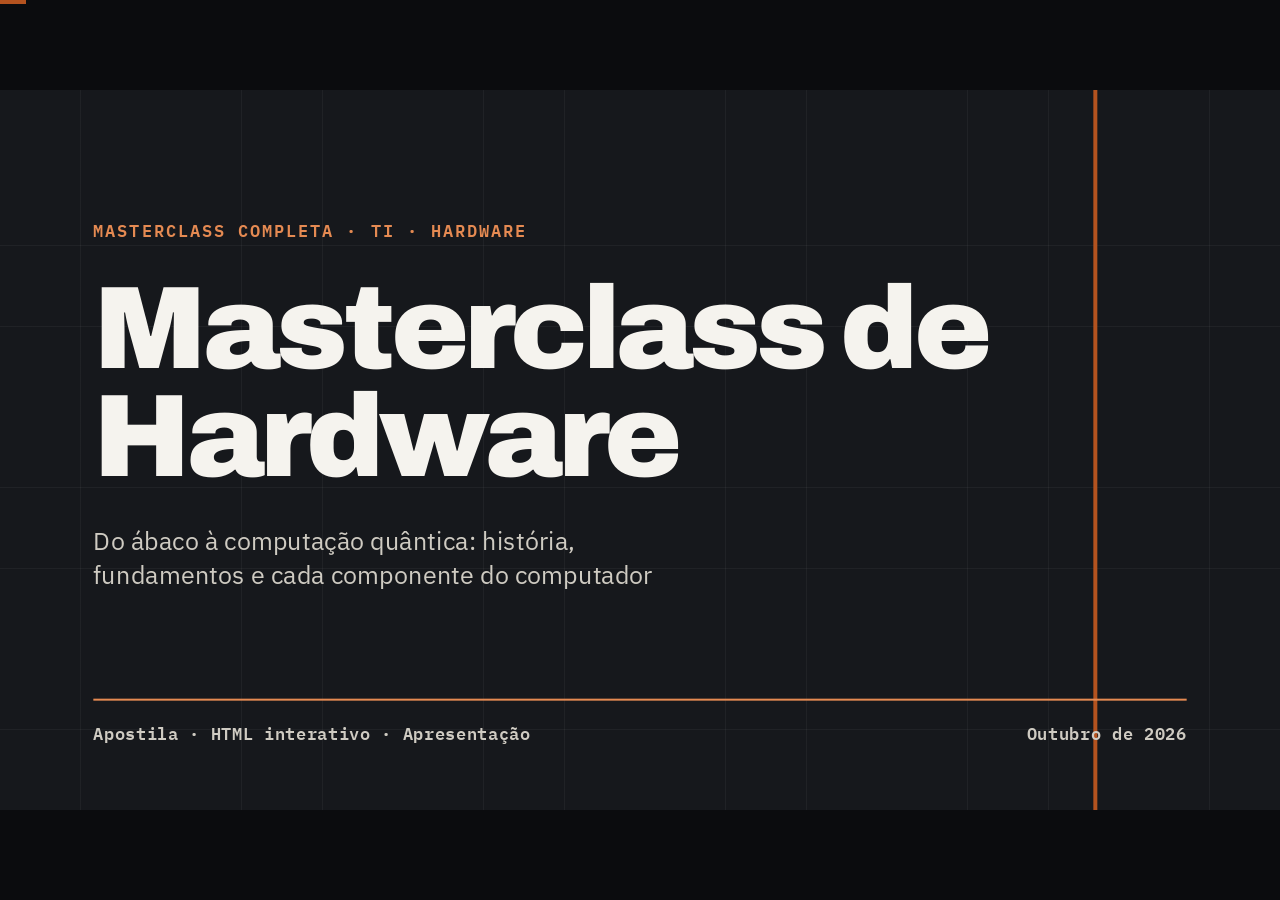
<file: docs/apresentacao.html>
<!doctype html>
<html lang="pt-BR"><head><meta charset="utf-8"><meta name="viewport" content="width=device-width, initial-scale=1">
<title>Masterclass de Hardware — Apresentação</title>
<link rel="preconnect" href="https://fonts.googleapis.com"><link rel="preconnect" href="https://fonts.gstatic.com" crossorigin>
<link href="https://fonts.googleapis.com/css2?family=Archivo:wght@700;800;900&family=IBM+Plex+Sans:wght@400;600;700&family=IBM+Plex+Mono:wght@600;700&display=swap" rel="stylesheet">
<style>
/* ===========================================
   FIXED 16:9 STAGE: MANDATORY BASE STYLES
   Include this ENTIRE file in every presentation.
   Slides are authored at 1920×1080 and scaled as a whole.
   =========================================== */

/* 1. Lock the browser viewport */
html,
body {
    width: 100%;
    height: 100%;
    margin: 0;
    overflow: hidden;
    background: var(--stage-bg, #000);
}

/* 2. Full-window deck viewport */
.deck-viewport {
    position: fixed;
    inset: 0;
    overflow: hidden;
    background: var(--stage-bg, #000);
}

/* 3. Fixed 16:9 design canvas.
   JavaScript sets transform: translate(...) scale(...). */
.deck-stage {
    position: absolute;
    left: 0;
    top: 0;
    width: 1920px;
    height: 1080px;
    overflow: hidden;
    transform-origin: 0 0;
    background: var(--slide-bg, #fff);
}

/* 4. Slides stack inside the fixed stage.
   Content must be laid out at 1920×1080, not reflowed per device. */
.slide {
    position: absolute;
    inset: 0;
    width: 1920px;
    height: 1080px;
    overflow: hidden;
    display: block;
    visibility: hidden;
    opacity: 0;
    pointer-events: none;
    background: var(--slide-bg, #fff);
}

.slide.active,
.slide.visible {
    visibility: visible;
    opacity: 1;
    pointer-events: auto;
    z-index: 1;
}

/* 5. Keep media inside authored slide bounds */
img,
video,
canvas,
svg {
    max-width: 100%;
    max-height: 100%;
}

/* 6. Presentation chrome stays outside the slide design system */
.deck-controls {
    position: fixed;
    left: 50%;
    bottom: 22px;
    transform: translateX(-50%);
    z-index: 1000;
}

/* 7. Print one fixed-size slide per page */
@media print {
    html,
    body {
        width: 1920px;
        height: auto;
        overflow: visible;
        background: #fff;
    }

    .deck-viewport {
        position: static;
        overflow: visible;
        background: #fff;
    }

    .deck-stage {
        position: static;
        width: auto;
        height: auto;
        transform: none !important;
        background: none;
    }

    .slide {
        position: relative;
        display: block !important;
        visibility: visible !important;
        opacity: 1 !important;
        pointer-events: auto !important;
        width: 1920px;
        height: 1080px;
        break-after: page;
        page-break-after: always;
    }

    .slide:last-child {
        break-after: auto;
        page-break-after: auto;
    }

    .deck-controls {
        display: none !important;
    }
}

/* 8. Reduced motion */
@media (prefers-reduced-motion: reduce) {
    *,
    *::before,
    *::after {
        animation-duration: 0.01ms !important;
        transition-duration: 0.2s !important;
    }
}

@page{size:1920px 1080px;margin:0}

/* === TOKENS === */
:root{--stage-bg:#0B0C0E;--slide-bg:#F5F3EE;--tinta:#16181C;--tinta-2:#4A4F57;--cobre:#B4531F;--cobre-c:#E58A52;--pcb:#0F5A43;--linha:#D9D3C7;--papel-2:#ECE8DF}
/* === BASE === */
.slide{font-family:'IBM Plex Sans',sans-serif;color:var(--tinta)}
.escuro{background:#16181C;color:#F5F3EE}
.grade{position:absolute;inset:0;background:repeating-linear-gradient(0deg,transparent 0 120px,rgba(255,255,255,.045) 120px 121px),repeating-linear-gradient(90deg,transparent 0 120px,rgba(255,255,255,.045) 120px 121px)}
.grade::after{content:"";position:absolute;top:0;bottom:0;left:1640px;width:6px;background:var(--cobre)}
/* === CAPA / FIM === */
.capa-c{position:absolute;left:140px;top:190px;width:1440px}
.kick{font:600 26px 'IBM Plex Mono',monospace;letter-spacing:.08em;text-transform:uppercase;color:var(--cobre-c);margin:0 0 48px}
.capa h1{font:900 176px/.92 'Archivo',sans-serif;letter-spacing:-.04em;margin:0 0 48px}
.capa .sub{font-size:38px;line-height:1.35;color:#CFCBC2;margin:0;max-width:880px}
.capa-r{position:absolute;left:140px;right:140px;bottom:96px;border-top:3px solid var(--cobre-c);padding-top:28px;display:flex;justify-content:space-between;font:600 26px 'IBM Plex Mono',monospace;color:#CFCBC2}
.fim h1{font-size:200px}
.fim .nota{font-size:28px;color:#9A9EA6;margin-top:60px;max-width:900px;line-height:1.4}
/* === SEÇÃO === */
.secao .sec-n{position:absolute;left:140px;top:120px;font:900 360px/1 'Archivo',sans-serif;color:var(--cobre);margin:0;letter-spacing:-.04em}
.sec-c{position:absolute;left:140px;bottom:150px;width:1440px}
.secao h2{font:900 140px/.95 'Archivo',sans-serif;letter-spacing:-.035em;margin:0 0 28px}
.secao p{font-size:38px;color:#CFCBC2;margin:0}
/* === CHROME === */
.sl-top{position:absolute;left:120px;right:120px;top:64px;display:flex;justify-content:space-between;font:600 22px 'IBM Plex Mono',monospace;text-transform:uppercase;letter-spacing:.07em;color:var(--cobre)}
.sl-deck{color:#8A8F97}
.sl-num{position:absolute;right:120px;bottom:56px;font:600 22px 'IBM Plex Mono',monospace;color:var(--tinta)}
.sl-num i{font-style:normal;color:#8A8F97}
.sl-num.claro{color:#F5F3EE}
.sl-c{position:absolute;left:120px;right:120px;top:130px;bottom:120px;display:flex;flex-direction:column}
.titulo{font:900 84px/1 'Archivo',sans-serif;letter-spacing:-.03em;margin:0 0 56px;padding-bottom:28px;border-bottom:5px solid var(--tinta);max-width:1500px}
.rodape{margin:auto 0 0;padding-top:28px;font-size:31px;line-height:1.4;color:var(--tinta-2);max-width:1560px}
/* === CARDS === */
.cards{display:grid;gap:28px;flex:1;grid-auto-rows:1fr;align-content:stretch}
.cards.c3{grid-template-columns:repeat(3,1fr)}
.cards.c5{grid-template-columns:repeat(5,1fr)}
.card{background:#fff;border:2px solid var(--linha);border-radius:18px;padding:36px 38px;display:flex;flex-direction:column;gap:14px}
.c-k{font:700 26px 'IBM Plex Mono',monospace;color:var(--cobre)}
.card b{font:800 46px/1.1 'Archivo',sans-serif;letter-spacing:-.01em}
.card p{margin:0;font-size:31px;line-height:1.38;color:var(--tinta-2)}
.cards.n3 .card{padding:48px}.cards.n3 .card b{font-size:60px}.cards.n3 .card p{font-size:36px}
.cards.n10 .card b{font-size:38px}.cards.n10 .c-k{font-size:44px;font-family:'Archivo',sans-serif;font-weight:900}
.cards.n9{gap:20px}.cards.n9 .card b{font-size:36px}.cards.n9 .card{padding:18px 30px;gap:6px}.cards.n9 .card p{font-size:26px}.cards.n9 .c-k{font-size:22px}
/* === DUAS COLUNAS === */
.duas{display:grid;grid-template-columns:1fr 1fr;gap:40px;flex:1}
.duas.com-img{grid-template-columns:1fr 1fr 520px}
.col{border-radius:20px;padding:44px 48px;background:#fff;border:2px solid var(--linha)}
.col.cb{background:#16181C;color:#F5F3EE;border-color:#16181C}
.col h3{font:900 60px/1 'Archivo',sans-serif;margin:0 0 18px;letter-spacing:-.02em}
.col.ca h3{color:var(--pcb)}.col.cb h3{color:var(--cobre-c)}
.col .lead{font-size:36px;line-height:1.35;font-weight:600;margin:0 0 26px}
.col ul{list-style:none;margin:0;padding:0}
.col li{font-size:33px;line-height:1.38;padding:22px 0 22px 38px;border-top:2px solid var(--linha);position:relative}
.col.cb li{border-color:#33373D;color:#D7D3CB}
.col li::before{content:"";position:absolute;left:0;top:38px;width:14px;height:14px;border-radius:3px;background:var(--cobre)}
.duas-img{margin:0;border-radius:20px;overflow:hidden;border:2px solid var(--linha)}
.duas-img img{width:100%;height:100%;object-fit:cover;max-height:none}
/* === TABELA === */
.tab{width:100%;border-collapse:collapse;font-size:32px;line-height:1.3}
.tab th{background:#16181C;color:#F5F3EE;text-align:left;padding:24px 28px;font:700 23px 'IBM Plex Sans',sans-serif;text-transform:uppercase;letter-spacing:.05em}
.tab td{padding:24px 28px;border-bottom:2px solid var(--linha);background:#fff}
.tab tbody tr:nth-child(even) td{background:#FAF8F4}
.tab td:first-child{font-weight:700}
/* === NÚMEROS === */
.nums{display:grid;gap:24px;flex:1;align-content:center}
.nums.n3{grid-template-columns:repeat(3,1fr)}.nums.n4{grid-template-columns:repeat(4,1fr)}.nums.n5{grid-template-columns:repeat(5,1fr)}
.nums.com-img{grid-template-columns:1fr 1fr;width:880px;align-content:start}
.num{border-top:6px solid var(--cobre);padding-top:26px}
.num b{display:block;font:900 92px/1 'Archivo',sans-serif;letter-spacing:-.035em}
.nums.n5 .num b{font-size:76px}.nums.com-img .num b{font-size:70px}
.nums.n3 .num b{font-size:94px}
.num span{display:block;font-size:34px;color:var(--tinta-2);margin-top:14px}
.num-img{position:absolute;right:0;top:170px;width:700px;margin:0}
.num-img img{width:700px;height:430px;object-fit:cover;border-radius:18px;max-height:none;display:block}
.num-img figcaption{font-size:18px;color:#8A8F97;margin-top:10px}
.t-numeros .rodape{max-width:900px}
/* === LINHA DO TEMPO === */
.linha{list-style:none;margin:0;padding:0;display:grid;grid-template-columns:repeat(4,1fr);grid-template-rows:1fr 1fr;gap:56px 36px;position:relative;flex:1}
.linha li{border-left:5px solid var(--cobre);padding:0 0 0 24px}
.l-a{font:700 30px 'IBM Plex Mono',monospace;color:var(--cobre)}
.linha b{display:block;font:800 48px/1.1 'Archivo',sans-serif;margin:14px 0 10px}
.linha p{margin:0;font-size:31px;line-height:1.35;color:var(--tinta-2)}
/* === FLUXO === */
.fluxo{display:grid;grid-template-columns:repeat(3,1fr);gap:0;flex:1;align-content:center}
.passo{padding:52px 56px;border:2px solid var(--tinta);background:#fff;position:relative;min-height:380px}
.passo+.passo{border-left:0}
.passo:nth-child(2){background:#16181C;color:#F5F3EE}
.passo:nth-child(2) p{color:#CFCBC2}
.p-n{font:700 30px 'IBM Plex Mono',monospace;color:var(--cobre)}
.passo b{display:block;font:900 66px/1.05 'Archivo',sans-serif;margin:30px 0 18px;letter-spacing:-.02em}
.passo p{margin:0;font-size:36px;line-height:1.38;color:var(--tinta-2)}
/* === ANIMAÇÃO === */
.slide .anim{opacity:0;transform:translateY(24px);transition:opacity .55s cubic-bezier(.2,.7,.2,1),transform .55s cubic-bezier(.2,.7,.2,1)}
.slide.visible .anim{opacity:1;transform:none}
.slide.visible .d1{transition-delay:.08s}.slide.visible .d2{transition-delay:.16s}.slide.visible .d3{transition-delay:.24s}.slide.visible .d4{transition-delay:.32s}.slide.visible .d5{transition-delay:.4s}
@media print{.slide .anim{opacity:1!important;transform:none!important}}
/* === CONTROLES (fora do palco) === */
.deck-controls{display:flex;gap:10px;align-items:center;font:600 14px 'IBM Plex Mono',monospace;color:#CFCBC2;background:rgba(22,24,28,.82);padding:8px 10px;border-radius:12px;opacity:.0;transition:opacity .25s}
body:hover .deck-controls,.deck-controls:focus-within{opacity:1}
.deck-controls button{background:#2A2D33;color:#F5F3EE;border:0;border-radius:8px;width:38px;height:34px;font:inherit;font-size:18px;cursor:pointer}
.barra-prog{position:fixed;left:0;top:0;height:4px;background:#B4531F;z-index:1001;transition:width .3s}
[contenteditable="true"]{outline:2px dashed #E58A52;outline-offset:4px}

</style></head><body>
<div class="barra-prog" id="prog"></div>
<div class="deck-viewport"><main class="deck-stage" id="deckStage">
<section class="slide escuro capa"><div class="grade"></div><div class="capa-c"><p data-ed="t1" class="kick">Masterclass completa · TI · Hardware</p><h1 data-ed="t2" class="anim">Masterclass de Hardware</h1><p data-ed="t3" class="sub anim d1">Do ábaco à computação quântica: história, fundamentos e cada componente do computador</p></div><div class="capa-r anim d2"><span>Apostila · HTML interativo · Apresentação</span><span>Outubro de 2026</span></div></section><section class="slide claro-bg t-cards"><div class="sl-top"><span>Roteiro</span><span class="sl-deck">Masterclass de Hardware</span></div><div class="sl-num">02<i>/49</i></div><div class="sl-c"><h2 data-ed="t4" class="titulo anim">Nove partes, do porquê ao como</h2><div class="cards c3 n9"><div class="card anim d0"><span class="c-k">I</span><b data-ed="t5">Fundamentos</b><p data-ed="t6">Computar, hardware e software</p></div><div class="card anim d1"><span class="c-k">II</span><b data-ed="t7">História</b><p data-ed="t8">Do ábaco ao ENIAC, Von Neumann</p></div><div class="card anim d2"><span class="c-k">III</span><b data-ed="t9">Internet</b><p data-ed="t10">ARPANET, Web e o Brasil</p></div><div class="card anim d3"><span class="c-k">IV</span><b data-ed="t11">Linguagem</b><p data-ed="t12">Bits, bytes, hertz, ASCII</p></div><div class="card anim d4"><span class="c-k">V</span><b data-ed="t13">Bancada segura</b><p data-ed="t14">Elétrica, estática, oxidação</p></div><div class="card anim d5"><span class="c-k">VI–VII</span><b data-ed="t15">Componentes</b><p data-ed="t16">Cada peça, ficha completa</p></div><div class="card anim d5"><span class="c-k">VIII</span><b data-ed="t17">Prática</b><p data-ed="t18">Compatibilidade, montagem, manutenção</p></div><div class="card anim d5"><span class="c-k">IX</span><b data-ed="t19">Fronteira</b><p data-ed="t20">Quântica e IA</p></div><div class="card anim d5"><span class="c-k">+</span><b data-ed="t21">Fechamento</b><p data-ed="t22">Resumo e versão para crianças</p></div></div></div></section><section class="slide escuro secao"><div class="grade"></div><p data-ed="t23" class="sec-n anim">I</p><div class="sec-c"><h2 data-ed="t24" class="anim d1">Fundamentos</h2><p data-ed="t25" class="anim d2">O vocabulário que organiza todo o resto</p></div><div class="sl-num claro">03<i>/49</i></div></section><section class="slide claro-bg t-fluxo"><div class="sl-top"><span>Fundamentos</span><span class="sl-deck">Masterclass de Hardware</span></div><div class="sl-num">04<i>/49</i></div><div class="sl-c"><h2 data-ed="t26" class="titulo anim">Todo computador faz a mesma coisa</h2><div class="fluxo"><div class="passo anim d0"><span class="p-n">01</span><b data-ed="t27">Entrada</b><p data-ed="t28">Teclado, mouse, câmera, rede</p></div><div class="passo anim d1"><span class="p-n">02</span><b data-ed="t29">Processamento</b><p data-ed="t30">CPU e GPU transformam os dados</p></div><div class="passo anim d2"><span class="p-n">03</span><b data-ed="t31">Saída</b><p data-ed="t32">Monitor, som, impressora, rede</p></div></div><p data-ed="t33" class="rodape anim d3">O armazenamento (RAM, SSD, HD) guarda dados e resultados em cada etapa. É o ciclo IPO.</p></div></section><section class="slide claro-bg t-duas"><div class="sl-top"><span>Fundamentos</span><span class="sl-deck">Masterclass de Hardware</span></div><div class="sl-num">05<i>/49</i></div><div class="sl-c"><h2 data-ed="t34" class="titulo anim">Hardware × software</h2><div class="duas"><div class="col ca anim"><h3 data-ed="t35">Hardware</h3><p data-ed="t36" class="lead">A parte física, o que se toca</p><ul><li data-ed="t37">Processador, memória, placa-mãe</li><li data-ed="t38">Teclado, cabos, fonte</li></ul></div><div class="col cb anim"><h3 data-ed="t39">Software</h3><p data-ed="t40" class="lead">As instruções que dizem o que fazer</p><ul><li data-ed="t41">Sistema operacional, drivers, apps</li><li data-ed="t42">Firmware: software gravado no hardware (BIOS/UEFI)</li></ul></div></div></div></section><section class="slide escuro secao"><div class="grade"></div><p data-ed="t43" class="sec-n anim">II</p><div class="sec-c"><h2 data-ed="t44" class="anim d1">História</h2><p data-ed="t45" class="anim d2">Contar mais rápido, com menos erro e menos esforço</p></div><div class="sl-num claro">06<i>/49</i></div></section><section class="slide claro-bg t-linha"><div class="sl-top"><span>História da computação</span><span class="sl-deck">Masterclass de Hardware</span></div><div class="sl-num">07<i>/49</i></div><div class="sl-c"><h2 data-ed="t46" class="titulo anim">Do ábaco à IA em oito saltos</h2><ol class="linha"><li data-ed="t47" class="anim d0"><span class="l-a">c. 2700 a.C.</span><b data-ed="t48">Ábaco</b><p data-ed="t49">Valor posicional</p></li><li data-ed="t50" class="anim d0"><span class="l-a">1642</span><b data-ed="t51">Pascalina</b><p data-ed="t52">Engrenagens que somam</p></li><li data-ed="t53" class="anim d1"><span class="l-a">1804</span><b data-ed="t54">Jacquard</b><p data-ed="t55">Cartões perfurados = programa</p></li><li data-ed="t56" class="anim d1"><span class="l-a">1843</span><b data-ed="t57">Ada Lovelace</b><p data-ed="t58">Primeiro programa publicado</p></li><li data-ed="t59" class="anim d2"><span class="l-a">1946</span><b data-ed="t60">ENIAC</b><p data-ed="t61">Eletrônico e de propósito geral</p></li><li data-ed="t62" class="anim d2"><span class="l-a">1947</span><b data-ed="t63">Transistor</b><p data-ed="t64">O liga/desliga minúsculo</p></li><li data-ed="t65" class="anim d3"><span class="l-a">1971</span><b data-ed="t66">Intel 4004</b><p data-ed="t67">CPU num chip</p></li><li data-ed="t68" class="anim d3"><span class="l-a">2022</span><b data-ed="t69">IA generativa</b><p data-ed="t70">GPUs e Transformers</p></li></ol></div></section><section class="slide claro-bg t-cards"><div class="sl-top"><span>Pioneiros</span><span class="sl-deck">Masterclass de Hardware</span></div><div class="sl-num">08<i>/49</i></div><div class="sl-c"><h2 data-ed="t71" class="titulo anim">Nomes que você precisa conhecer</h2><div class="cards c3 n6"><div class="card anim d0"><span class="c-k">1837</span><b data-ed="t72">Charles Babbage</b><p data-ed="t73">Máquina Analítica: CPU, memória, E/S</p></div><div class="card anim d1"><span class="c-k">1843</span><b data-ed="t74">Ada Lovelace</b><p data-ed="t75">Primeira programadora</p></div><div class="card anim d2"><span class="c-k">1854</span><b data-ed="t76">George Boole</b><p data-ed="t77">Lógica de verdadeiro e falso</p></div><div class="card anim d3"><span class="c-k">1936</span><b data-ed="t78">Alan Turing</b><p data-ed="t79">A máquina universal</p></div><div class="card anim d4"><span class="c-k">1937</span><b data-ed="t80">Claude Shannon</b><p data-ed="t81">Boole em circuitos elétricos</p></div><div class="card anim d5"><span class="c-k">1945</span><b data-ed="t82">John von Neumann</b><p data-ed="t83">Programa armazenado</p></div></div></div></section><section class="slide claro-bg t-numeros"><div class="sl-top"><span>ENIAC · 1946</span><span class="sl-deck">Masterclass de Hardware</span></div><div class="sl-num">09<i>/49</i></div><div class="sl-c"><h2 data-ed="t84" class="titulo anim">O gigante de 27 toneladas</h2><div class="nums n5 com-img"><div class="num anim d0"><b data-ed="t85">17.468</b><span>válvulas</span></div><div class="num anim d1"><b data-ed="t86">≈ 27 t</b><span>de peso</span></div><div class="num anim d2"><b data-ed="t87">≈ 167 m²</b><span>de área</span></div><div class="num anim d3"><b data-ed="t88">≈ 150 kW</b><span>de consumo</span></div><div class="num anim d4"><b data-ed="t89">5.000</b><span>somas por segundo</span></div></div><figure class="num-img anim d2"><img src="assets/glen-beck-and-betty-snyder-program-the-eniac-in-building-328.jpg" alt=""><figcaption>Glen Beck e Betty Snyder programando o ENIAC · Domínio público, Wikimedia Commons</figcaption></figure><p data-ed="t90" class="rodape anim d3">Programado religando cabos, por seis programadoras pioneiras.</p></div></section><section class="slide claro-bg t-tabela"><div class="sl-top"><span>O debate</span><span class="sl-deck">Masterclass de Hardware</span></div><div class="sl-num">10<i>/49</i></div><div class="sl-c"><h2 data-ed="t91" class="titulo anim">Qual foi o primeiro computador?</h2><table class="tab anim"><thead><tr><th data-ed="t92">Máquina</th><th data-ed="t93">Ano</th><th data-ed="t94">O que foi primeiro</th></tr></thead><tbody><tr><td data-ed="t95">Z3 (Zuse)</td><td data-ed="t96">1941</td><td data-ed="t97">Programável e automático funcional (relés)</td></tr><tr><td data-ed="t98">ABC (Atanasoff-Berry)</td><td data-ed="t99">1942</td><td data-ed="t100">Eletrônico digital (não programável)</td></tr><tr><td data-ed="t101">ENIAC</td><td data-ed="t102">1945/46</td><td data-ed="t103">Eletrônico, digital, programável e de propósito geral</td></tr><tr><td data-ed="t104">Manchester Baby</td><td data-ed="t105">1948</td><td data-ed="t106">Programa armazenado na memória</td></tr><tr><td data-ed="t107">UNIVAC I</td><td data-ed="t108">1951</td><td data-ed="t109">Comercial de sucesso nos EUA</td></tr></tbody></table><p data-ed="t110" class="rodape anim d3">Resposta de prova: o ENIAC é o primeiro computador eletrônico digital de propósito geral.</p></div></section><section class="slide claro-bg t-tabela"><div class="sl-top"><span>Evolução</span><span class="sl-deck">Masterclass de Hardware</span></div><div class="sl-num">11<i>/49</i></div><div class="sl-c"><h2 data-ed="t111" class="titulo anim">As gerações do computador</h2><table class="tab anim"><thead><tr><th data-ed="t112">Geração</th><th data-ed="t113">Período</th><th data-ed="t114">Tecnologia</th><th data-ed="t115">Exemplo</th></tr></thead><tbody><tr><td data-ed="t116">1ª</td><td data-ed="t117">1946–1958</td><td data-ed="t118">Válvulas</td><td data-ed="t119">ENIAC, UNIVAC</td></tr><tr><td data-ed="t120">2ª</td><td data-ed="t121">1958–1964</td><td data-ed="t122">Transistores</td><td data-ed="t123">IBM 1401</td></tr><tr><td data-ed="t124">3ª</td><td data-ed="t125">1964–1971</td><td data-ed="t126">Circuitos integrados</td><td data-ed="t127">IBM System/360</td></tr><tr><td data-ed="t128">4ª</td><td data-ed="t129">1971–hoje</td><td data-ed="t130">Microprocessadores</td><td data-ed="t131">IBM PC, smartphones</td></tr><tr><td data-ed="t132">5ª</td><td data-ed="t133">1980s–hoje</td><td data-ed="t134">Paralelismo e IA</td><td data-ed="t135">GPUs, supercomputadores</td></tr><tr><td data-ed="t136">Fronteira</td><td data-ed="t137">2019–</td><td data-ed="t138">Qubits</td><td data-ed="t139">Google Willow</td></tr></tbody></table></div></section><section class="slide claro-bg t-numeros"><div class="sl-top"><span>Lei de Moore</span><span class="sl-deck">Masterclass de Hardware</span></div><div class="sl-num">12<i>/49</i></div><div class="sl-c"><h2 data-ed="t140" class="titulo anim">Transistores dobram a cada ≈ 2 anos</h2><div class="nums n4"><div class="num anim d0"><b data-ed="t141">2.300</b><span>Intel 4004 · 1971</span></div><div class="num anim d1"><b data-ed="t142">3,1 mi</b><span>Pentium · 1993</span></div><div class="num anim d2"><b data-ed="t143">16 bi</b><span>Apple M1 · 2020</span></div><div class="num anim d3"><b data-ed="t144">208 bi</b><span>NVIDIA B200 · 2024</span></div></div><p data-ed="t145" class="rodape anim d3">Cerca de 26 dobras em pouco mais de 50 anos, como Gordon Moore previu em 1965 e 1975.</p></div></section><section class="slide claro-bg t-fluxo"><div class="sl-top"><span>Arquitetura de Von Neumann · 1945</span><span class="sl-deck">Masterclass de Hardware</span></div><div class="sl-num">13<i>/49</i></div><div class="sl-c"><h2 data-ed="t146" class="titulo anim">Programa e dados na mesma memória</h2><div class="fluxo"><div class="passo anim d0"><span class="p-n">01</span><b data-ed="t147">Buscar</b><p data-ed="t148">A UC lê a instrução no endereço do PC</p></div><div class="passo anim d1"><span class="p-n">02</span><b data-ed="t149">Decodificar</b><p data-ed="t150">Entende o que a instrução pede</p></div><div class="passo anim d2"><span class="p-n">03</span><b data-ed="t151">Executar</b><p data-ed="t152">A ULA faz a conta e guarda o resultado</p></div></div><p data-ed="t153" class="rodape anim d3">O gargalo de Von Neumann (a CPU esperando a memória) é o motivo de existir a memória cache L1, L2 e L3.</p></div></section><section class="slide escuro secao"><div class="grade"></div><p data-ed="t154" class="sec-n anim">III</p><div class="sec-c"><h2 data-ed="t155" class="anim d1">Internet</h2><p data-ed="t156" class="anim d2">Uma rede de redes, construída em camadas</p></div><div class="sl-num claro">14<i>/49</i></div></section><section class="slide claro-bg t-duas"><div class="sl-top"><span>Atenção</span><span class="sl-deck">Masterclass de Hardware</span></div><div class="sl-num">15<i>/49</i></div><div class="sl-c"><h2 data-ed="t157" class="titulo anim">Internet ≠ Web</h2><div class="duas"><div class="col ca anim"><h3 data-ed="t158">Internet</h3><p data-ed="t159" class="lead">A infraestrutura: cabos, roteadores e o TCP/IP</p><ul><li data-ed="t160">ARPANET: 1969</li><li data-ed="t161">TCP/IP adotado em 1º/01/1983</li></ul></div><div class="col cb anim"><h3 data-ed="t162">World Wide Web</h3><p data-ed="t163" class="lead">Um serviço sobre a internet: páginas e links</p><ul><li data-ed="t164">Tim Berners-Lee, CERN, 1989–1991</li><li data-ed="t165">HTML, HTTP e URL</li></ul></div></div></div></section><section class="slide claro-bg t-linha"><div class="sl-top"><span>Internet no mundo</span><span class="sl-deck">Masterclass de Hardware</span></div><div class="sl-num">16<i>/49</i></div><div class="sl-c"><h2 data-ed="t166" class="titulo anim">Da ARPANET ao 5G</h2><ol class="linha"><li data-ed="t167" class="anim d0"><span class="l-a">1969</span><b data-ed="t168">ARPANET</b><p data-ed="t169">Primeira mensagem: &quot;LO&quot;</p></li><li data-ed="t170" class="anim d0"><span class="l-a">1971</span><b data-ed="t171">E-mail</b><p data-ed="t172">Ray Tomlinson e o @</p></li><li data-ed="t173" class="anim d1"><span class="l-a">1974</span><b data-ed="t174">TCP/IP</b><p data-ed="t175">Vint Cerf e Bob Kahn</p></li><li data-ed="t176" class="anim d1"><span class="l-a">1983</span><b data-ed="t177">DNS</b><p data-ed="t178">Nomes em vez de números</p></li><li data-ed="t179" class="anim d2"><span class="l-a">1991</span><b data-ed="t180">Web aberta</b><p data-ed="t181">info.cern.ch</p></li><li data-ed="t182" class="anim d2"><span class="l-a">1993</span><b data-ed="t183">Mosaic</b><p data-ed="t184">Navegador com imagens</p></li><li data-ed="t185" class="anim d3"><span class="l-a">2007</span><b data-ed="t186">Smartphone</b><p data-ed="t187">Internet no bolso</p></li><li data-ed="t188" class="anim d3"><span class="l-a">2024</span><b data-ed="t189">Wi-Fi 7</b><p data-ed="t190">E fibra em casa</p></li></ol></div></section><section class="slide claro-bg t-linha"><div class="sl-top"><span>Internet no Brasil</span><span class="sl-deck">Masterclass de Hardware</span></div><div class="sl-num">17<i>/49</i></div><div class="sl-c"><h2 data-ed="t191" class="titulo anim">Das universidades para todos</h2><ol class="linha"><li data-ed="t192" class="anim d0"><span class="l-a">1988–89</span><b data-ed="t193">Bitnet</b><p data-ed="t194">LNCC (Rio) e Fapesp (SP)</p></li><li data-ed="t195" class="anim d0"><span class="l-a">abr. 1989</span><b data-ed="t196">Domínio .br</b><p data-ed="t197">Demi Getschko, Fapesp</p></li><li data-ed="t198" class="anim d1"><span class="l-a">set. 1989</span><b data-ed="t199">RNP</b><p data-ed="t200">Rede acadêmica nacional</p></li><li data-ed="t201" class="anim d1"><span class="l-a">início 1991</span><b data-ed="t202">TCP/IP</b><p data-ed="t203">O Brasil entra na internet</p></li><li data-ed="t204" class="anim d2"><span class="l-a">jun. 1992</span><b data-ed="t205">Eco-92</b><p data-ed="t206">A internet aparece ao público</p></li><li data-ed="t207" class="anim d2"><span class="l-a">31/05/1995</span><b data-ed="t208">CGI.br</b><p data-ed="t209">Abertura comercial</p></li><li data-ed="t210" class="anim d3"><span class="l-a">1999</span><b data-ed="t211">Banda larga</b><p data-ed="t212">Speedy, Velox, Virtua</p></li><li data-ed="t213" class="anim d3"><span class="l-a">2014</span><b data-ed="t214">Marco Civil</b><p data-ed="t215">Lei 12.965/2014</p></li></ol></div></section><section class="slide escuro secao"><div class="grade"></div><p data-ed="t216" class="sec-n anim">IV</p><div class="sec-c"><h2 data-ed="t217" class="anim d1">A linguagem do computador</h2><p data-ed="t218" class="anim d2">Bits, bytes, hertz e caracteres</p></div><div class="sl-num claro">18<i>/49</i></div></section><section class="slide claro-bg t-numeros"><div class="sl-top"><span>Bit e byte</span><span class="sl-deck">Masterclass de Hardware</span></div><div class="sl-num">19<i>/49</i></div><div class="sl-c"><h2 data-ed="t219" class="titulo anim">Tudo vira zero e um</h2><div class="nums n4"><div class="num anim d0"><b data-ed="t220">0 ou 1</b><span>1 bit</span></div><div class="num anim d1"><b data-ed="t221">8 bits</b><span>1 byte</span></div><div class="num anim d2"><b data-ed="t222">256</b><span>valores em 1 byte</span></div><div class="num anim d3"><b data-ed="t223">01000001</b><span>a letra &quot;A&quot;</span></div></div><p data-ed="t224" class="rodape anim d3">b minúsculo = bit (velocidade de internet) · B maiúsculo = byte (tamanho de arquivo).</p></div></section><section class="slide claro-bg t-tabela"><div class="sl-top"><span>Armazenamento</span><span class="sl-deck">Masterclass de Hardware</span></div><div class="sl-num">20<i>/49</i></div><div class="sl-c"><h2 data-ed="t225" class="titulo anim">KB, MB, GB, TB e o HD que &quot;encolheu&quot;</h2><table class="tab anim"><thead><tr><th data-ed="t226">Vendido como</th><th data-ed="t227">O Windows mostra</th><th data-ed="t228">Por quê</th></tr></thead><tbody><tr><td data-ed="t229">256 GB</td><td data-ed="t230">238 GB</td><td data-ed="t231">Fabricante: × 1.000</td></tr><tr><td data-ed="t232">500 GB</td><td data-ed="t233">465 GB</td><td data-ed="t234">Windows: × 1.024</td></tr><tr><td data-ed="t235">1 TB</td><td data-ed="t236">931 GB</td><td data-ed="t237">São os mesmos bytes</td></tr><tr><td data-ed="t238">2 TB</td><td data-ed="t239">1,81 TB</td><td data-ed="t240">Em unidades diferentes</td></tr></tbody></table><p data-ed="t241" class="rodape anim d3">1.000.000.000.000 bytes ÷ 1.024³ = 931,32 GiB. Não falta nada.</p></div></section><section class="slide claro-bg t-numeros"><div class="sl-top"><span>Velocidade</span><span class="sl-deck">Masterclass de Hardware</span></div><div class="sl-num">21<i>/49</i></div><div class="sl-c"><h2 data-ed="t242" class="titulo anim">Mbps ÷ 8 = MB/s</h2><div class="nums n3"><div class="num anim d0"><b data-ed="t243">100 Mbps</b><span>12,5 MB/s</span></div><div class="num anim d1"><b data-ed="t244">500 Mbps</b><span>62,5 MB/s</span></div><div class="num anim d2"><b data-ed="t245">1 Gbps</b><span>125 MB/s</span></div></div><p data-ed="t246" class="rodape anim d3">Um jogo de 100 GB numa fibra de 500 Mbps leva cerca de 30 minutos. Para jogar online, o ping importa mais que os megas.</p></div></section><section class="slide claro-bg t-duas"><div class="sl-top"><span>Texto</span><span class="sl-deck">Masterclass de Hardware</span></div><div class="sl-num">22<i>/49</i></div><div class="sl-c"><h2 data-ed="t247" class="titulo anim">Tabela ASCII e UTF-8</h2><div class="duas"><div class="col ca anim"><h3 data-ed="t248">ASCII · 1963</h3><p data-ed="t249" class="lead">7 bits, 128 caracteres</p><ul><li data-ed="t250">&quot;A&quot; = 65 e &quot;a&quot; = 97 (diferença de 32)</li><li data-ed="t251">&quot;0&quot; = 48 · espaço = 32</li></ul></div><div class="col cb anim"><h3 data-ed="t252">Unicode e UTF-8 · 1991–92</h3><p data-ed="t253" class="lead">Todos os idiomas e emojis</p><ul><li data-ed="t254">ASCII ocupa 1 byte; &quot;ç&quot;, 2; emoji, 4</li><li data-ed="t255">≈ 99% dos sites usam UTF-8</li></ul></div></div></div></section><section class="slide escuro secao"><div class="grade"></div><p data-ed="t256" class="sec-n anim">V</p><div class="sec-c"><h2 data-ed="t257" class="anim d1">Bancada segura</h2><p data-ed="t258" class="anim d2">Antes de abrir qualquer gabinete</p></div><div class="sl-num claro">23<i>/49</i></div></section><section class="slide claro-bg t-numeros"><div class="sl-top"><span>Elétrica básica</span><span class="sl-deck">Masterclass de Hardware</span></div><div class="sl-num">24<i>/49</i></div><div class="sl-c"><h2 data-ed="t259" class="titulo anim">Três fórmulas resolvem quase tudo</h2><div class="nums n3"><div class="num anim d0"><b data-ed="t260">V = R × I</b><span>Lei de Ohm</span></div><div class="num anim d1"><b data-ed="t261">P = V × I</b><span>Potência</span></div><div class="num anim d2"><b data-ed="t262">kWh = kW × h</b><span>Energia na conta</span></div></div><p data-ed="t263" class="rodape anim d3">PC de 400 W, 4 h por dia, 30 dias = 48 kWh ≈ R$ 48 por mês (a R$ 1,00/kWh). Tomada brasileira: 127 V ou 220 V, padrão NBR 14136.</p></div></section><section class="slide claro-bg t-duas"><div class="sl-top"><span>Estática e oxidação</span><span class="sl-deck">Masterclass de Hardware</span></div><div class="sl-num">25<i>/49</i></div><div class="sl-c"><h2 data-ed="t264" class="titulo anim">O que fazer e o que nunca fazer</h2><div class="duas"><div class="col ca anim"><h3 data-ed="t265">Faça</h3><p data-ed="t266" class="lead">Pulseira antiestática no gabinete</p><ul><li data-ed="t267">Segure as peças pelas bordas</li><li data-ed="t268">Contatos: borracha branca + isopropílico 99%</li></ul></div><div class="col cb anim"><h3 data-ed="t269">Nunca</h3><p data-ed="t270" class="lead">Soprar contatos (a saliva oxida)</p><ul><li data-ed="t271">Abrir a fonte (≈ 400 V nos capacitores)</li><li data-ed="t272">Álcool comum, lixa ou aspirador nas placas</li></ul></div></div></div></section><section class="slide escuro secao"><div class="grade"></div><p data-ed="t273" class="sec-n anim">VI</p><div class="sec-c"><h2 data-ed="t274" class="anim d1">Componentes</h2><p data-ed="t275" class="anim d2">Cada peça: o que é, como funciona, problemas e preço</p></div><div class="sl-num claro">26<i>/49</i></div></section><section class="slide claro-bg t-cards"><div class="sl-top"><span>O mapa do PC</span><span class="sl-deck">Masterclass de Hardware</span></div><div class="sl-num">27<i>/49</i></div><div class="sl-c"><h2 data-ed="t276" class="titulo anim">Quatro pilares e quem os sustenta</h2><div class="cards c3 n6"><div class="card anim d0"><span class="c-k">Processar</span><b data-ed="t277">CPU e GPU</b><p data-ed="t278">O cérebro e o artista</p></div><div class="card anim d1"><span class="c-k">Memorizar</span><b data-ed="t279">RAM</b><p data-ed="t280">A mesa de trabalho</p></div><div class="card anim d2"><span class="c-k">Guardar</span><b data-ed="t281">SSD e HD</b><p data-ed="t282">O armário</p></div><div class="card anim d3"><span class="c-k">Comunicar</span><b data-ed="t283">E/S e rede</b><p data-ed="t284">As mãos, os olhos e o carteiro</p></div><div class="card anim d4"><span class="c-k">Conectar</span><b data-ed="t285">Placa-mãe e cabos</b><p data-ed="t286">O sistema nervoso</p></div><div class="card anim d5"><span class="c-k">Sustentar</span><b data-ed="t287">Fonte, cooler, gabinete</b><p data-ed="t288">Coração, ventilador e casa</p></div></div></div></section><section class="slide claro-bg t-duas"><div class="sl-top"><span>Gabinete</span><span class="sl-deck">Masterclass de Hardware</span></div><div class="sl-num">28<i>/49</i></div><div class="sl-c"><h2 data-ed="t289" class="titulo anim">Gabinete não é &quot;CPU&quot;</h2><div class="duas"><div class="col ca anim"><h3 data-ed="t290">O que faz</h3><p data-ed="t291" class="lead">Abriga, protege e aterra</p><ul><li data-ed="t292">Organiza o fluxo de ar</li><li data-ed="t293">Mid tower é o mais comum</li></ul></div><div class="col cb anim"><h3 data-ed="t294">Fluxo de ar certo</h3><p data-ed="t295" class="lead">Entrada: frente e base</p><ul><li data-ed="t296">Saída: traseira e topo</li><li data-ed="t297">Pressão positiva = menos poeira</li></ul></div></div></div></section><section class="slide claro-bg t-duas"><div class="sl-top"><span>Placa-mãe</span><span class="sl-deck">Masterclass de Hardware</span></div><div class="sl-num">29<i>/49</i></div><div class="sl-c"><h2 data-ed="t298" class="titulo anim">O centro da compatibilidade</h2><div class="duas com-img"><div class="col ca anim"><h3 data-ed="t299">O que define</h3><p data-ed="t300" class="lead">Soquete: AM5, AM4, LGA1851, LGA1700</p><ul><li data-ed="t301">Chipset: B650, X870, B860, Z890</li><li data-ed="t302">Formato: ATX, Micro-ATX, Mini-ITX</li></ul></div><div class="col cb anim"><h3 data-ed="t303">Onboard × offboard</h3><p data-ed="t304" class="lead">Onboard: integrado à placa ou à CPU</p><ul><li data-ed="t305">Offboard: placa separada no slot PCIe</li><li data-ed="t306">Com GPU dedicada, ligue o cabo na GPU</li></ul></div><figure class="duas-img anim d2"><img src="assets/asus-rog-strix-z390-f-gaming-motherboard-20201120-dsc6025.jpg" alt=""></figure></div></div></section><section class="slide claro-bg t-tabela"><div class="sl-top"><span>CPU</span><span class="sl-deck">Masterclass de Hardware</span></div><div class="sl-num">30<i>/49</i></div><div class="sl-c"><h2 data-ed="t307" class="titulo anim">Como ler o nome do processador</h2><table class="tab anim"><thead><tr><th data-ed="t308">Sufixo</th><th data-ed="t309">Significado</th><th data-ed="t310">Exemplo</th></tr></thead><tbody><tr><td data-ed="t311">Intel K</td><td data-ed="t312">Overclock liberado</td><td data-ed="t313">Core i5-14600K</td></tr><tr><td data-ed="t314">Intel F</td><td data-ed="t315">Sem vídeo integrado</td><td data-ed="t316">Core i5-14400F</td></tr><tr><td data-ed="t317">AMD X</td><td data-ed="t318">Clock mais alto</td><td data-ed="t319">Ryzen 5 9600X</td></tr><tr><td data-ed="t320">AMD X3D</td><td data-ed="t321">Cache 3D, ótimo para jogos</td><td data-ed="t322">Ryzen 7 9800X3D</td></tr><tr><td data-ed="t323">AMD G</td><td data-ed="t324">Vídeo integrado forte</td><td data-ed="t325">Ryzen 5 8600G</td></tr></tbody></table><p data-ed="t326" class="rodape anim d3">Desempenho ≈ clock × IPC × núcleos. Mais GHz não é sinônimo de mais rápido.</p></div></section><section class="slide claro-bg t-duas"><div class="sl-top"><span>Refrigeração</span><span class="sl-deck">Masterclass de Hardware</span></div><div class="sl-num">31<i>/49</i></div><div class="sl-c"><h2 data-ed="t327" class="titulo anim">Dissipador e cooler</h2><div class="duas"><div class="col ca anim"><h3 data-ed="t328">Dissipador (passivo)</h3><p data-ed="t329" class="lead">Metal que retira o calor</p><ul><li data-ed="t330">Base e heatpipes de cobre, aletas de alumínio</li><li data-ed="t331">Pasta térmica: um grão de ervilha</li></ul></div><div class="col cb anim"><h3 data-ed="t332">Cooler (ativo)</h3><p data-ed="t333" class="lead">Ventoinha que move o ar</p><ul><li data-ed="t334">Air cooler × water cooler AIO</li><li data-ed="t335">4 pinos PWM; veja a seta do sentido do ar</li></ul></div></div></div></section><section class="slide claro-bg t-tabela"><div class="sl-top"><span>Memória RAM</span><span class="sl-deck">Masterclass de Hardware</span></div><div class="sl-num">32<i>/49</i></div><div class="sl-c"><h2 data-ed="t336" class="titulo anim">A evolução dos DDRs</h2><table class="tab anim"><thead><tr><th data-ed="t337">Geração</th><th data-ed="t338">Ano</th><th data-ed="t339">Tensão</th><th data-ed="t340">Pinos (desktop)</th><th data-ed="t341">Velocidade</th></tr></thead><tbody><tr><td data-ed="t342">DDR</td><td data-ed="t343">2000</td><td data-ed="t344">2,5 V</td><td data-ed="t345">184</td><td data-ed="t346">200–400 MT/s</td></tr><tr><td data-ed="t347">DDR2</td><td data-ed="t348">2003</td><td data-ed="t349">1,8 V</td><td data-ed="t350">240</td><td data-ed="t351">400–1.066</td></tr><tr><td data-ed="t352">DDR3</td><td data-ed="t353">2007</td><td data-ed="t354">1,5 V</td><td data-ed="t355">240</td><td data-ed="t356">800–2.133</td></tr><tr><td data-ed="t357">DDR4</td><td data-ed="t358">2014</td><td data-ed="t359">1,2 V</td><td data-ed="t360">288</td><td data-ed="t361">1.600–3.200</td></tr><tr><td data-ed="t362">DDR5</td><td data-ed="t363">2020/21</td><td data-ed="t364">1,1 V</td><td data-ed="t365">288</td><td data-ed="t366">4.800–8.000+</td></tr></tbody></table><p data-ed="t367" class="rodape anim d3">Gerações não são compatíveis (o chanfro muda). Use dois pentes (dual channel) e ative o XMP/EXPO.</p></div></section><section class="slide claro-bg t-duas"><div class="sl-top"><span>Memórias</span><span class="sl-deck">Masterclass de Hardware</span></div><div class="sl-num">33<i>/49</i></div><div class="sl-c"><h2 data-ed="t368" class="titulo anim">RAM × ROM</h2><div class="duas"><div class="col ca anim"><h3 data-ed="t369">RAM</h3><p data-ed="t370" class="lead">Volátil: esquece ao desligar</p><ul><li data-ed="t371">Programas abertos agora</li><li data-ed="t372">16–32 GB recomendados em 2026</li></ul></div><div class="col cb anim"><h3 data-ed="t373">ROM (firmware)</h3><p data-ed="t374" class="lead">Não volátil</p><ul><li data-ed="t375">BIOS/UEFI: acorda o PC</li><li data-ed="t376">ROM → PROM → EPROM → EEPROM → flash</li></ul></div></div></div></section><section class="slide claro-bg t-duas"><div class="sl-top"><span>Placa de vídeo</span><span class="sl-deck">Masterclass de Hardware</span></div><div class="sl-num">34<i>/49</i></div><div class="sl-c"><h2 data-ed="t377" class="titulo anim">Milhares de núcleos em paralelo</h2><div class="duas"><div class="col ca anim"><h3 data-ed="t378">Para que serve</h3><p data-ed="t379" class="lead">Jogos, vídeo, 3D</p><ul><li data-ed="t380">Gerar imagens e rodar IA local</li><li data-ed="t381">O fator decisivo para IA é a VRAM</li></ul></div><div class="col cb anim"><h3 data-ed="t382">Como escolher</h3><p data-ed="t383" class="lead">NVIDIA RTX × AMD Radeon RX × Intel Arc</p><ul><li data-ed="t384">Confira o tamanho no gabinete e a fonte</li><li data-ed="t385">RTX 5060 ≈ R$ 2.400 · RX 9060 XT 16 GB ≈ R$ 2.800–3.700</li></ul></div></div></div></section><section class="slide claro-bg t-duas"><div class="sl-top"><span>Placa de rede</span><span class="sl-deck">Masterclass de Hardware</span></div><div class="sl-num">35<i>/49</i></div><div class="sl-c"><h2 data-ed="t386" class="titulo anim">Cabo ou Wi-Fi?</h2><div class="duas"><div class="col ca anim"><h3 data-ed="t387">Ethernet</h3><p data-ed="t388" class="lead">Gigabit e 2,5 Gbps; cabo Cat5e ou Cat6</p><ul><li data-ed="t389">Ping menor e estável</li><li data-ed="t390">Preso em 94 Mbps? Cabo ou porta de 100 Mbps</li></ul></div><div class="col cb anim"><h3 data-ed="t391">Wi-Fi</h3><p data-ed="t392" class="lead">Wi-Fi 6, 6E e 7</p><ul><li data-ed="t393">2,4 GHz alcança mais; 5 e 6 GHz são mais rápidos</li><li data-ed="t394">Endereço MAC: o &quot;CPF&quot; da placa</li></ul></div></div></div></section><section class="slide claro-bg t-duas"><div class="sl-top"><span>Fonte de alimentação</span><span class="sl-deck">Masterclass de Hardware</span></div><div class="sl-num">36<i>/49</i></div><div class="sl-c"><h2 data-ed="t395" class="titulo anim">A última peça para economizar</h2><div class="duas"><div class="col ca anim"><h3 data-ed="t396">O que faz</h3><p data-ed="t397" class="lead">Converte CA (127/220 V) em CC (12, 5, 3,3 V)</p><ul><li data-ed="t398">Protege: OVP, OCP, SCP, OTP</li><li data-ed="t399">80 PLUS Gold ≈ 90% de eficiência</li></ul></div><div class="col cb anim"><h3 data-ed="t400">Como dimensionar</h3><p data-ed="t401" class="lead">Some CPU + GPU + ≈ 75 W</p><ul><li data-ed="t402">Adicione 30–50% de margem</li><li data-ed="t403">Ex.: Ryzen 5 7600 + RTX 5070 → 650 W Gold ATX 3.1</li></ul></div></div></div></section><section class="slide claro-bg t-tabela"><div class="sl-top"><span>Cabos</span><span class="sl-deck">Masterclass de Hardware</span></div><div class="sl-num">37<i>/49</i></div><div class="sl-c"><h2 data-ed="t404" class="titulo anim">Os cabos que você vai ligar</h2><table class="tab anim"><thead><tr><th data-ed="t405">Cabo</th><th data-ed="t406">Função</th><th data-ed="t407">Atenção</th></tr></thead><tbody><tr><td data-ed="t408">ATX 24 pinos</td><td data-ed="t409">Energia da placa-mãe</td><td data-ed="t410">Trava até o fim</td></tr><tr><td data-ed="t411">EPS 8 pinos</td><td data-ed="t412">Energia da CPU</td><td data-ed="t413">Não confunda com o PCIe</td></tr><tr><td data-ed="t414">PCIe 6+2 / 12V-2x6</td><td data-ed="t415">Energia da GPU</td><td data-ed="t416">Encaixe completo, sem dobrar</td></tr><tr><td data-ed="t417">SATA</td><td data-ed="t418">Dados e energia de HD/SSD</td><td data-ed="t419">Cabo ruim gera erros CRC</td></tr><tr><td data-ed="t420">HDMI 2.1 / DisplayPort</td><td data-ed="t421">Vídeo</td><td data-ed="t422">HDMI antigo limita os Hz</td></tr><tr><td data-ed="t423">USB-C</td><td data-ed="t424">Dados, vídeo e carga</td><td data-ed="t425">O formato não diz a velocidade</td></tr></tbody></table></div></section><section class="slide claro-bg t-tabela"><div class="sl-top"><span>Armazenamento</span><span class="sl-deck">Masterclass de Hardware</span></div><div class="sl-num">38<i>/49</i></div><div class="sl-c"><h2 data-ed="t426" class="titulo anim">HD × SSD</h2><table class="tab anim"><thead><tr><th data-ed="t427"></th><th data-ed="t428">HD</th><th data-ed="t429">SSD NVMe</th></tr></thead><tbody><tr><td data-ed="t430">Tecnologia</td><td data-ed="t431">Magnética, com partes móveis</td><td data-ed="t432">Flash NAND, sem partes móveis</td></tr><tr><td data-ed="t433">Tempo de acesso</td><td data-ed="t434">5–15 ms</td><td data-ed="t435">0,02–0,1 ms</td></tr><tr><td data-ed="t436">Velocidade</td><td data-ed="t437">80–280 MB/s</td><td data-ed="t438">3.500–15.000 MB/s</td></tr><tr><td data-ed="t439">Custo por TB (out/2026)</td><td data-ed="t440">≈ R$ 280–360</td><td data-ed="t441">≈ R$ 1.000–1.500</td></tr><tr><td data-ed="t442">Melhor uso</td><td data-ed="t443">Backup e arquivo</td><td data-ed="t444">Sistema, programas e jogos</td></tr></tbody></table><p data-ed="t445" class="rodape anim d3">Trocar HD por SSD é o upgrade que mais muda a sensação de velocidade. Nunca desfragmente o SSD.</p></div></section><section class="slide claro-bg t-tabela"><div class="sl-top"><span>Mercado · 28/10/2026</span><span class="sl-deck">Masterclass de Hardware</span></div><div class="sl-num">39<i>/49</i></div><div class="sl-c"><h2 data-ed="t446" class="titulo anim">Preços de referência no Brasil</h2><table class="tab anim"><thead><tr><th data-ed="t447">Peça</th><th data-ed="t448">Menor preço à vista</th></tr></thead><tbody><tr><td data-ed="t449">Ryzen 5 7600 · Core i5-14400F</td><td data-ed="t450">≈ R$ 940 · R$ 980</td></tr><tr><td data-ed="t451">Ryzen 7 9800X3D</td><td data-ed="t452">≈ R$ 2.130–2.500</td></tr><tr><td data-ed="t453">DDR5 16 GB 6000 · kit 2 × 16 GB</td><td data-ed="t454">≈ R$ 2.100 · R$ 3.950</td></tr><tr><td data-ed="t455">RTX 5060 · RTX 5070</td><td data-ed="t456">≈ R$ 2.400 · R$ 5.100</td></tr><tr><td data-ed="t457">SSD NVMe 1 TB</td><td data-ed="t458">≈ R$ 1.150</td></tr><tr><td data-ed="t459">Fonte 750 W Gold</td><td data-ed="t460">a partir de ≈ R$ 340–390</td></tr></tbody></table><p data-ed="t461" class="rodape anim d3">A demanda dos data centers de IA encareceu RAM e SSD em 2025–2026. Confira o preço do dia.</p></div></section><section class="slide escuro secao"><div class="grade"></div><p data-ed="t462" class="sec-n anim">VIII</p><div class="sec-c"><h2 data-ed="t463" class="anim d1">Na prática</h2><p data-ed="t464" class="anim d2">Compatibilidade, montagem e manutenção</p></div><div class="sl-num claro">40<i>/49</i></div></section><section class="slide claro-bg t-fluxo"><div class="sl-top"><span>Compatibilidade</span><span class="sl-deck">Masterclass de Hardware</span></div><div class="sl-num">41<i>/49</i></div><div class="sl-c"><h2 data-ed="t465" class="titulo anim">A ordem certa de escolha</h2><div class="fluxo"><div class="passo anim d0"><span class="p-n">01</span><b data-ed="t466">CPU + placa-mãe</b><p data-ed="t467">Soquete, chipset e BIOS</p></div><div class="passo anim d1"><span class="p-n">02</span><b data-ed="t468">RAM, GPU e SSD</b><p data-ed="t469">DDR, tamanho e tipo de M.2</p></div><div class="passo anim d2"><span class="p-n">03</span><b data-ed="t470">Fonte, cooler, gabinete</b><p data-ed="t471">Potência, altura e espaço</p></div></div><p data-ed="t472" class="rodape anim d3">Confira no PCPartPicker e na CPU Support List da placa-mãe.</p></div></section><section class="slide claro-bg t-cards"><div class="sl-top"><span>Manutenção</span><span class="sl-deck">Masterclass de Hardware</span></div><div class="sl-num">42<i>/49</i></div><div class="sl-c"><h2 data-ed="t473" class="titulo anim">Antes, depois e pelos indicadores</h2><div class="cards c3 n3"><div class="card anim d0"><span class="c-k">Preventiva</span><b data-ed="t474">Antes do problema</b><p data-ed="t475">Limpeza a cada 3–6 meses, pasta térmica, atualizações, backup 3-2-1</p></div><div class="card anim d1"><span class="c-k">Corretiva</span><b data-ed="t476">Depois do problema</b><p data-ed="t477">Diagnosticar do simples para o complexo, trocando uma coisa por vez</p></div><div class="card anim d2"><span class="c-k">Preditiva</span><b data-ed="t478">Pelos indicadores</b><p data-ed="t479">SMART em &quot;Cuidado&quot;, temperatura subindo: aja antes da falha</p></div></div></div></section><section class="slide claro-bg t-duas"><div class="sl-top"><span>Notebooks</span><span class="sl-deck">Masterclass de Hardware</span></div><div class="sl-num">43<i>/49</i></div><div class="sl-c"><h2 data-ed="t480" class="titulo anim">Portátil: o que muda</h2><div class="duas"><div class="col ca anim"><h3 data-ed="t481">Por dentro</h3><p data-ed="t482" class="lead">CPU e GPU soldadas</p><ul><li data-ed="t483">Upgrade: SSD e RAM (se for SO-DIMM)</li><li data-ed="t484">A mesma GPU &quot;Laptop&quot; varia com o TGP</li></ul></div><div class="col cb anim"><h3 data-ed="t485">Bateria de lítio</h3><p data-ed="t486" class="lead">Compare em Wh, não em mAh</p><ul><li data-ed="t487">Faixa ideal de 20–80%, longe do calor</li><li data-ed="t488">Bateria estufada: pare de usar na hora</li></ul></div></div></div></section><section class="slide escuro secao"><div class="grade"></div><p data-ed="t489" class="sec-n anim">IX</p><div class="sec-c"><h2 data-ed="t490" class="anim d1">Fronteira</h2><p data-ed="t491" class="anim d2">Computação quântica e inteligência artificial</p></div><div class="sl-num claro">44<i>/49</i></div></section><section class="slide claro-bg t-duas"><div class="sl-top"><span>Computação quântica</span><span class="sl-deck">Masterclass de Hardware</span></div><div class="sl-num">45<i>/49</i></div><div class="sl-c"><h2 data-ed="t492" class="titulo anim">Uma moeda girando</h2><div class="duas"><div class="col ca anim"><h3 data-ed="t493">Como funciona</h3><p data-ed="t494" class="lead">Qubit: superposição de 0 e 1</p><ul><li data-ed="t495">Emaranhamento e interferência</li><li data-ed="t496">Operação perto do zero absoluto (≈ 10 mK)</li></ul></div><div class="col cb anim"><h3 data-ed="t497">Onde está em 2026</h3><p data-ed="t498" class="lead">Willow (2024): erros abaixo do limiar</p><ul><li data-ed="t499">Quantum Echoes (2025), Nobel 2025</li><li data-ed="t500">Serve para química e criptografia, não para o seu PC</li></ul></div></div></div></section><section class="slide claro-bg t-duas"><div class="sl-top"><span>IA e hardware</span><span class="sl-deck">Masterclass de Hardware</span></div><div class="sl-num">46<i>/49</i></div><div class="sl-c"><h2 data-ed="t501" class="titulo anim">Por que a GPU virou o motor da IA</h2><div class="duas"><div class="col ca anim"><h3 data-ed="t502">A razão</h3><p data-ed="t503" class="lead">Redes neurais = multiplicação de matrizes</p><ul><li data-ed="t504">Milhares de núcleos + Tensor Cores</li><li data-ed="t505">HBM, TPUs e NPUs (Copilot+ ≥ 40 TOPS)</li></ul></div><div class="col cb anim"><h3 data-ed="t506">O efeito no seu bolso</h3><p data-ed="t507" class="lead">Fábricas desviaram produção para HBM</p><ul><li data-ed="t508">TrendForce: DRAM +58–63% no 2º tri de 2026</li><li data-ed="t509">Planeje a RAM: 16 GB ok, 32 GB ideal</li></ul></div></div></div></section><section class="slide claro-bg t-cards"><div class="sl-top"><span>Resumo</span><span class="sl-deck">Masterclass de Hardware</span></div><div class="sl-num">47<i>/49</i></div><div class="sl-c"><h2 data-ed="t510" class="titulo anim">Dez frases para nunca esquecer</h2><div class="cards c5 n10"><div class="card anim d0"><span class="c-k">1</span><b data-ed="t511">Gabinete não é CPU</b></div><div class="card anim d1"><span class="c-k">2</span><b data-ed="t512">A fonte é a última peça para economizar</b></div><div class="card anim d2"><span class="c-k">3</span><b data-ed="t513">Cabo de vídeo vai na placa de vídeo</b></div><div class="card anim d3"><span class="c-k">4</span><b data-ed="t514">Dois pentes são melhores que um</b></div><div class="card anim d4"><span class="c-k">5</span><b data-ed="t515">Ative o XMP/EXPO</b></div><div class="card anim d5"><span class="c-k">6</span><b data-ed="t516">SSD muda a sensação de velocidade</b></div><div class="card anim d5"><span class="c-k">7</span><b data-ed="t517">Mbps ÷ 8 = MB/s</b></div><div class="card anim d5"><span class="c-k">8</span><b data-ed="t518">1 TB = 931 GB, e não falta nada</b></div><div class="card anim d5"><span class="c-k">9</span><b data-ed="t519">Não sopre, não abra a fonte, use a pulseira</b></div><div class="card anim d5"><span class="c-k">10</span><b data-ed="t520">Backup 3-2-1: todo disco falha um dia</b></div></div></div></section><section class="slide claro-bg t-cards"><div class="sl-top"><span>Para crianças</span><span class="sl-deck">Masterclass de Hardware</span></div><div class="sl-num">48<i>/49</i></div><div class="sl-c"><h2 data-ed="t521" class="titulo anim">O corpo do computador</h2><div class="cards c3 n6"><div class="card anim d0"><span class="c-k">Cérebro</span><b data-ed="t522">Processador</b><p data-ed="t523">Pensa e faz contas</p></div><div class="card anim d1"><span class="c-k">Mesa de trabalho</span><b data-ed="t524">Memória RAM</b><p data-ed="t525">Esquece tudo quando desliga</p></div><div class="card anim d2"><span class="c-k">Armário</span><b data-ed="t526">SSD e HD</b><p data-ed="t527">Guarda para sempre</p></div><div class="card anim d3"><span class="c-k">Artista</span><b data-ed="t528">Placa de vídeo</b><p data-ed="t529">Desenha a tela</p></div><div class="card anim d4"><span class="c-k">Coração</span><b data-ed="t530">Fonte</b><p data-ed="t531">Dá energia para todos</p></div><div class="card anim d5"><span class="c-k">Ventilador</span><b data-ed="t532">Cooler</b><p data-ed="t533">Tira a &quot;febre&quot; do PC</p></div></div></div></section><section class="slide escuro capa fim"><div class="grade"></div><div class="capa-c"><h1 data-ed="t534" class="anim">Obrigado</h1><p data-ed="t535" class="sub anim d1">Masterclass de Hardware · Outubro de 2026</p><p data-ed="t536" class="nota anim d2">Material completo: HTML interativo, apostila em PDF, documento Word e esta apresentação.</p></div></section>
</main></div>
<div class="deck-controls"><button id="prev" aria-label="Slide anterior">‹</button><span id="cont"></span><button id="next" aria-label="Próximo slide">›</button><button id="edit" aria-label="Editar textos (tecla E)" title="Editar textos (E)">✎</button></div>
<script>
/* === CONTROLADOR DA APRESENTAÇÃO === */
class SlidePresentation {
  constructor() {
    this.slides = document.querySelectorAll('.slide');
    this.stage = document.getElementById('deckStage');
    this.atual = 0;
    const h = parseInt(location.hash.slice(1), 10);
    this.escala(); addEventListener('resize', () => this.escala());
    this.teclado(); this.toque(); this.roda(); this.edicao();
    document.getElementById('prev').onclick = () => this.ir(this.atual - 1);
    document.getElementById('next').onclick = () => this.ir(this.atual + 1);
    this.ir(isNaN(h) ? 0 : h - 1);
  }
  escala() {
    const f = Math.min(innerWidth / 1920, innerHeight / 1080);
    this.stage.style.transform = `translate(${(innerWidth - 1920 * f) / 2}px, ${(innerHeight - 1080 * f) / 2}px) scale(${f})`;
  }
  ir(i) {
    this.atual = Math.max(0, Math.min(i, this.slides.length - 1));
    this.slides.forEach((s, k) => { s.classList.toggle('active', k === this.atual); s.classList.toggle('visible', k === this.atual); });
    document.getElementById('cont').textContent = (this.atual + 1) + ' / ' + this.slides.length;
    document.getElementById('prog').style.width = (100 * (this.atual + 1) / this.slides.length) + '%';
    history.replaceState(null, '', '#' + (this.atual + 1));
  }
  teclado() {
    addEventListener('keydown', (e) => {
      if (document.activeElement && document.activeElement.isContentEditable) return;
      if (['ArrowRight', 'ArrowDown', 'PageDown', ' '].includes(e.key)) { e.preventDefault(); this.ir(this.atual + 1); }
      if (['ArrowLeft', 'ArrowUp', 'PageUp'].includes(e.key)) { e.preventDefault(); this.ir(this.atual - 1); }
      if (e.key === 'Home') this.ir(0);
      if (e.key === 'End') this.ir(this.slides.length - 1);
      if (e.key === 'f' || e.key === 'F') document.fullscreenElement ? document.exitFullscreen() : document.documentElement.requestFullscreen();
      if (e.key === 'e' || e.key === 'E') this.alternarEdicao();
    });
  }
  toque() {
    let x0 = null;
    addEventListener('touchstart', (e) => { x0 = e.touches[0].clientX; }, { passive: true });
    addEventListener('touchend', (e) => {
      if (x0 === null) return;
      const dx = e.changedTouches[0].clientX - x0;
      if (Math.abs(dx) > 40) this.ir(this.atual + (dx < 0 ? 1 : -1));
      x0 = null;
    });
  }
  roda() {
    let trava = false;
    addEventListener('wheel', (e) => {
      if (trava || Math.abs(e.deltaY) < 20) return;
      trava = true; this.ir(this.atual + (e.deltaY > 0 ? 1 : -1));
      setTimeout(() => { trava = false; }, 650);
    }, { passive: true });
  }
  /* === EDIÇÃO INLINE (tecla E) === */
  edicao() {
    this.editando = false;
    try {
      const salvo = JSON.parse(localStorage.getItem('mh-slides') || '{}');
      Object.keys(salvo).forEach((k) => { const el = document.querySelector('[data-ed="' + k + '"]'); if (el) el.innerHTML = salvo[k]; });
    } catch (e) {}
    document.getElementById('edit').onclick = () => this.alternarEdicao();
  }
  alternarEdicao() {
    this.editando = !this.editando;
    document.querySelectorAll('[data-ed]').forEach((el) => { el.contentEditable = this.editando ? 'true' : 'false'; });
    document.getElementById('edit').textContent = this.editando ? '✓' : '✎';
    if (!this.editando) {
      const dados = {};
      document.querySelectorAll('[data-ed]').forEach((el) => { dados[el.dataset.ed] = el.innerHTML; });
      try { localStorage.setItem('mh-slides', JSON.stringify(dados)); } catch (e) {}
    }
  }
}
new SlidePresentation();
</script>
</body></html>
</file>
